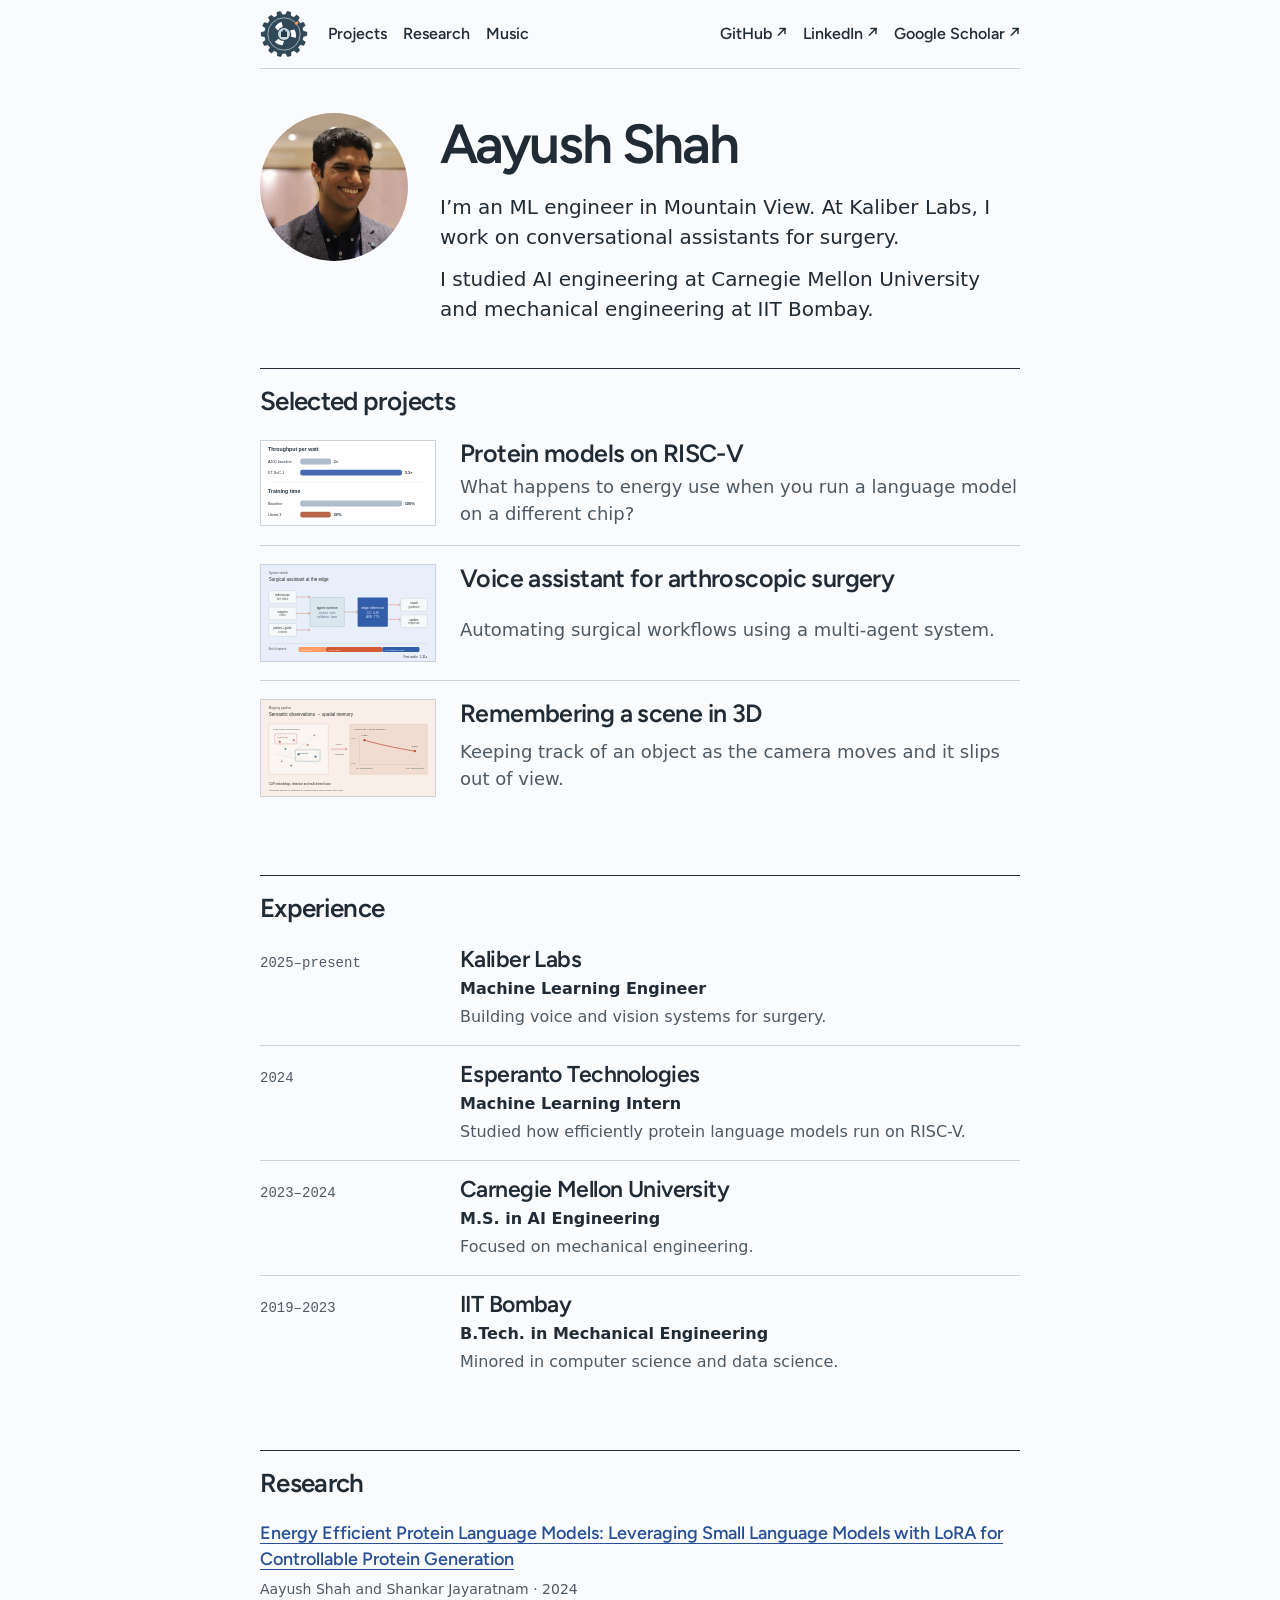
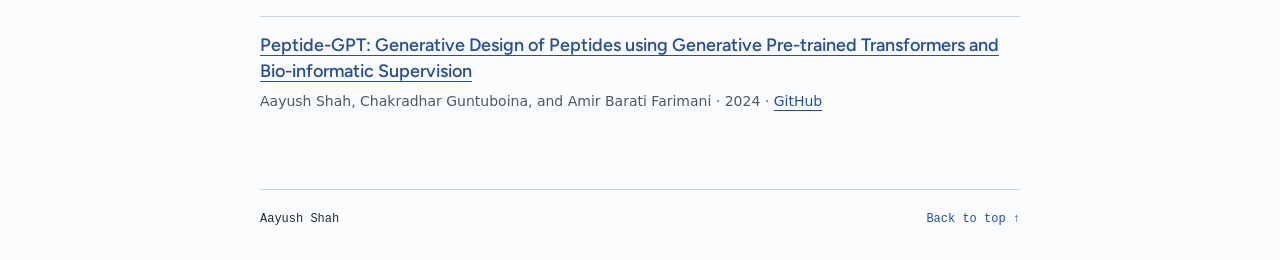
<file: index.html>
<!doctype html>
<html lang="en">
<head>
<meta charset="utf-8"><meta name="viewport" content="width=device-width, initial-scale=1">
<meta name="description" content="Projects, research, and experience of Aayush Shah, an ML engineer in Mountain View.">
<title>Aayush Shah</title>
<link rel="stylesheet" href="css/fonts.css">
<link rel="stylesheet" href="css/home.css"><script defer src="gear.js"></script>
</head>
<body>
<header class="top shell">
<a class="gear-home" href="#about" aria-label="Back to introduction"><svg class="gear" viewBox="0 0 80 80" aria-hidden="true">
<polygon points="71.2,32.9 71.7,35.6 77.9,36.8 77.9,42.6 71.7,44.2 71.2,47.1 70.5,49.8 75.5,53.5 73.1,58.8 66.8,57.5 65.0,60.0 63.2,62.0 66.1,67.6 61.6,71.2 56.5,67.4 53.9,68.8 51.4,69.9 51.6,76.2 45.9,77.5 43.0,71.9 40.0,72.0 37.3,71.9 34.7,77.6 29.1,76.4 28.9,70.0 26.1,68.8 23.7,67.5 18.9,71.6 14.4,68.0 17.0,62.2 15.0,60.0 13.4,57.7 7.3,59.3 4.7,54.1 9.6,50.0 8.8,47.1 8.3,44.4 2.1,43.2 2.1,37.4 8.3,35.8 8.8,32.9 9.5,30.2 4.5,26.5 6.9,21.2 13.2,22.5 15.0,20.0 16.8,18.0 13.9,12.4 18.4,8.8 23.5,12.6 26.1,11.2 28.6,10.1 28.4,3.8 34.1,2.5 37.0,8.1 40.0,8.0 42.7,8.1 45.3,2.4 50.9,3.6 51.1,10.0 53.9,11.2 56.3,12.5 61.1,8.4 65.6,12.0 63.0,17.8 65.0,20.0 66.6,22.3 72.7,20.7 75.3,25.9 70.4,30.0" fill="#314858" stroke="#192f3b" stroke-linejoin="round"/>
<circle cx="40" cy="40" r="27" fill="none" stroke="#b8c8ce" stroke-width="1.3"/>
<g fill="#fbfcfd"><path transform="rotate(0 40 40)" d="M25 29 Q28 22 36 20 L38 28 Q33 29 30 34 Z"/><path transform="rotate(120 40 40)" d="M25 29 Q28 22 36 20 L38 28 Q33 29 30 34 Z"/><path transform="rotate(240 40 40)" d="M25 29 Q28 22 36 20 L38 28 Q33 29 30 34 Z"/></g>
<circle cx="40" cy="40" r="10" fill="#cad7db"/><path d="M35 36h3v-3h4v3h3v9H35Z" fill="#243d4c"/>
<path d="M59 24l4-4" stroke="#ff9868" stroke-width="4"/></svg></a>
<nav aria-label="Sections"><a href="#projects">Projects</a><a href="#research">Research</a><a href="music.html">Music</a></nav>
<div class="social"><a href="https://github.com/aayush-shah14">GitHub ↗</a><a href="https://www.linkedin.com/in/aayush-shah14">LinkedIn ↗</a><a href="https://scholar.google.com/scholar?q=author%3A%22Aayush+Shah%22+protein+OR+peptide">Google Scholar ↗</a></div></header>
<main class="shell">
<section id="about" class="hero">
<img class="portrait" src="assets/aayush-shah.jpg" width="566" height="547" alt="Aayush Shah">
<div class="intro">
<h1>Aayush Shah</h1>
<p>I’m an ML engineer in Mountain View. At Kaliber Labs, I work on conversational assistants for surgery.</p>
<p>I studied AI engineering at Carnegie Mellon University and mechanical engineering at IIT Bombay.</p></div>
</section>
<section id="projects"><div class="sect"><h2>Selected projects</h2></div>
<div class="projects">
<article><a href="protein-models.html" class="plate"><img src="assets/protein-benchmark.svg" alt="Benchmark comparing throughput per watt on two accelerators"></a><h3><a href="protein-models.html">Protein models on RISC-V</a></h3><p>What happens to energy use when you run a language model on a different chip?</p></article>
<article><a href="surgical-assistant.html" class="plate"><img src="assets/surgical-system.svg" alt="Diagram tracing voice and video through the surgical assistant"></a><h3><a href="surgical-assistant.html">Voice assistant for arthroscopic surgery</a></h3><p>Automating surgical workflows using a multi-agent system.</p></article>
<article><a href="spatial-memory.html" class="plate"><img src="assets/spatial-memory.svg" alt="Diagram of observations from multiple frames and association speedups"></a><h3><a href="spatial-memory.html">Remembering a scene in 3D</a></h3><p>Keeping track of an object as the camera moves and it slips out of view.</p></article>
</div></section>
<section id="experience" aria-labelledby="experience-heading">
<div class="sect"><h2 id="experience-heading">Experience</h2></div>
<ol class="experience-list">
  <li><span class="years">2025–present</span><div><h3>Kaliber Labs</h3><p class="position">Machine Learning Engineer</p><p>Building voice and vision systems for surgery.</p></div></li>
  <li><span class="years">2024</span><div><h3>Esperanto Technologies</h3><p class="position">Machine Learning Intern</p><p>Studied how efficiently protein language models run on RISC-V.</p></div></li>
  <li><span class="years">2023–2024</span><div><h3>Carnegie Mellon University</h3><p class="position">M.S. in AI Engineering</p><p>Focused on mechanical engineering.</p></div></li>
  <li><span class="years">2019–2023</span><div><h3>IIT Bombay</h3><p class="position">B.Tech. in Mechanical Engineering</p><p>Minored in computer science and data science.</p></div></li>
</ol></section>
<section id="research" aria-labelledby="research-heading">
  <div class="sect"><h2 id="research-heading">Research</h2></div>
  <ul class="papers">
    <li><a href="https://arxiv.org/abs/2411.05966">Energy Efficient Protein Language Models: Leveraging Small Language Models with LoRA for Controllable Protein Generation</a><p>Aayush Shah and Shankar Jayaratnam · 2024</p></li>
    <li><a href="https://arxiv.org/abs/2410.19222">Peptide-GPT: Generative Design of Peptides using Generative Pre-trained Transformers and Bio-informatic Supervision</a><p>Aayush Shah, Chakradhar Guntuboina, and Amir Barati Farimani · 2024 · <a class="code-link" href="https://github.com/aayush-shah14/PeptideGPT">GitHub</a></p></li>
  </ul>
</section>
</main><footer class="shell"><span>Aayush Shah</span><a href="#about">Back to top ↑</a></footer></body></html>
</file>
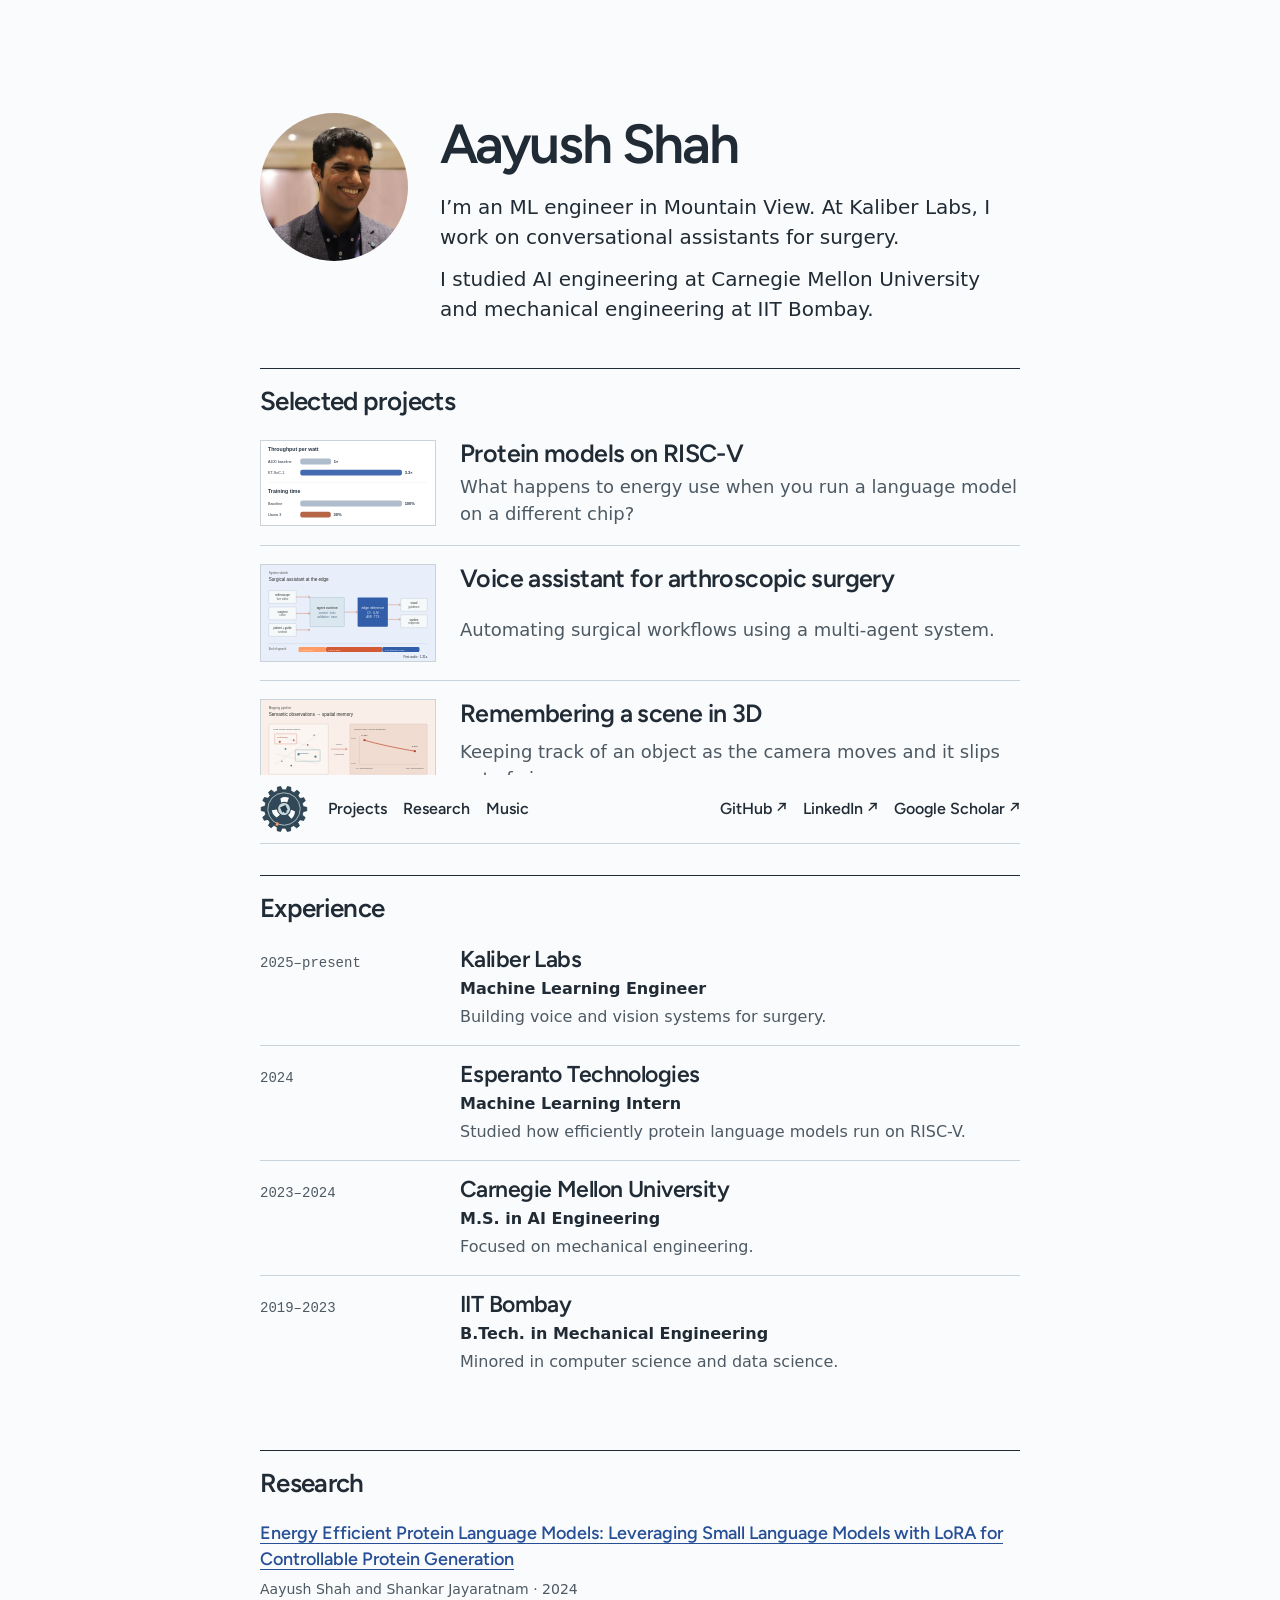
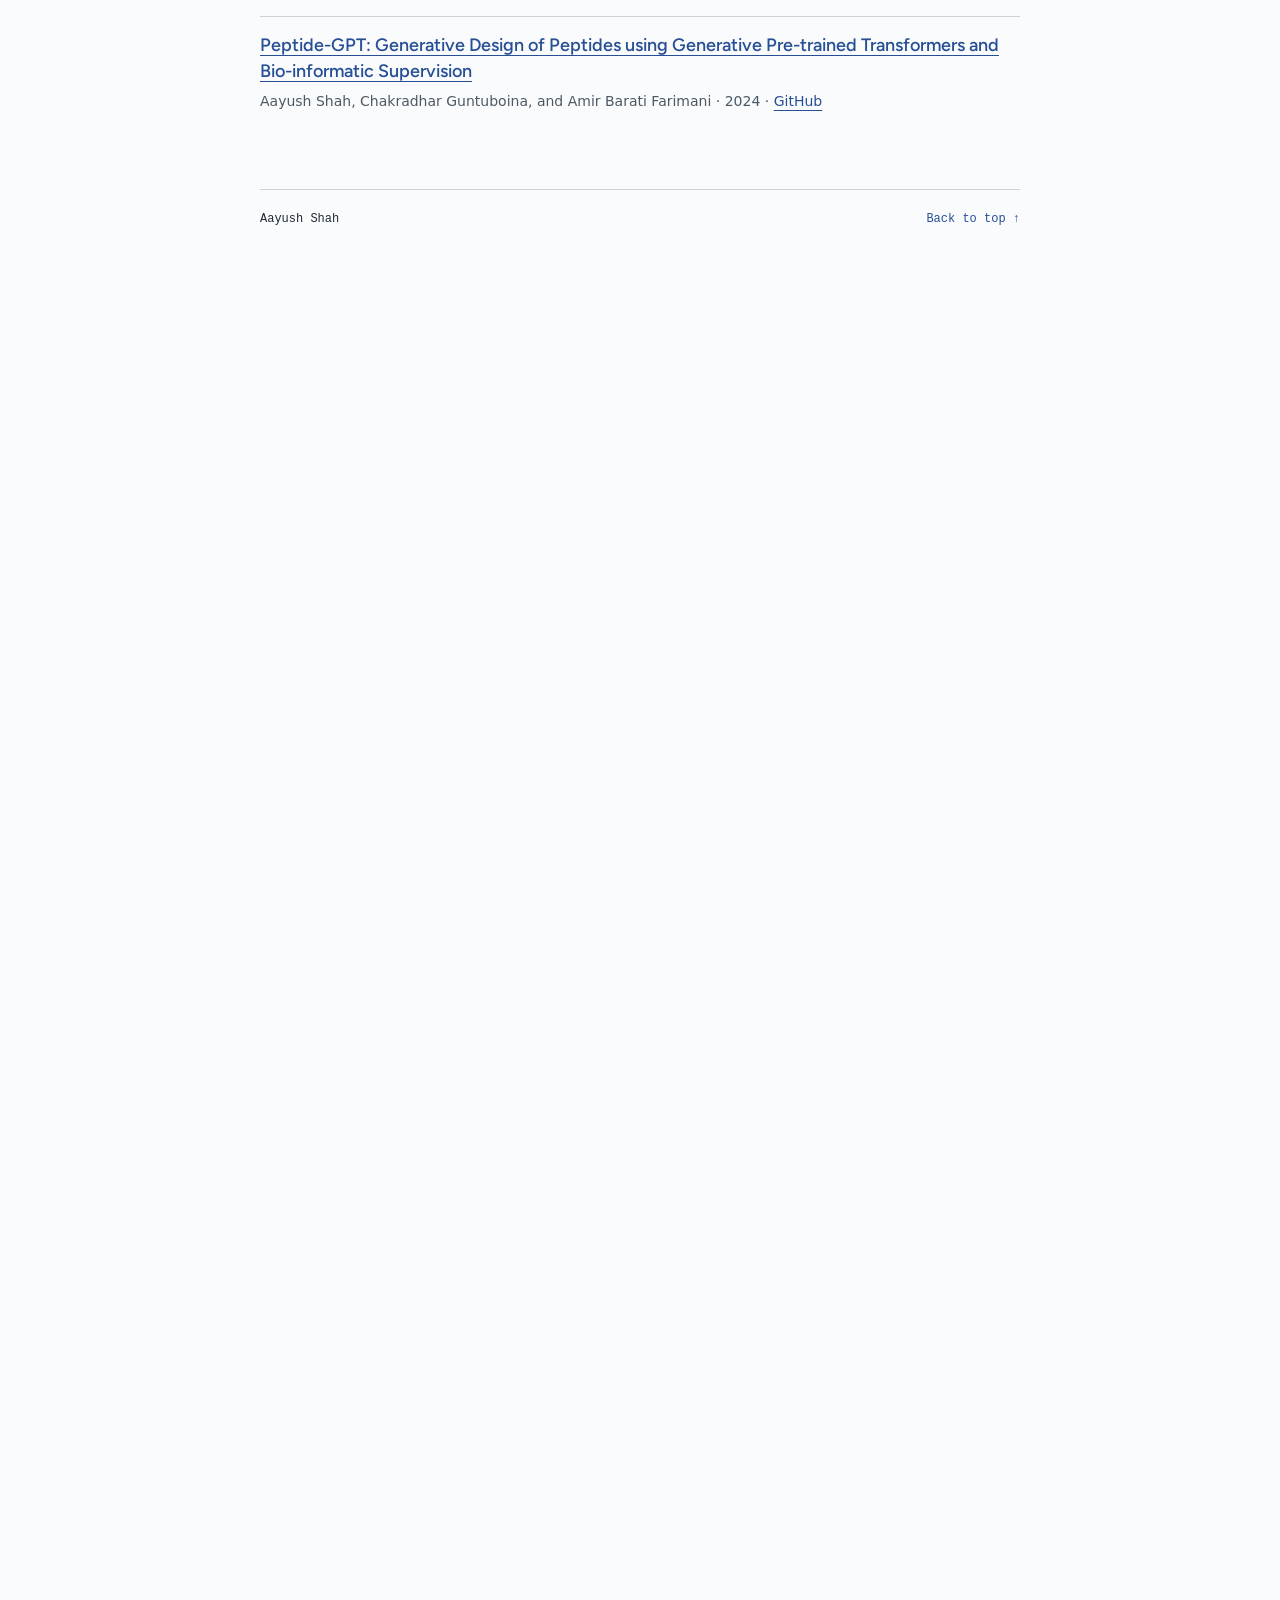
<file: about.html>
<!doctype html>
<html lang="en"><head><meta charset="utf-8"><meta name="viewport" content="width=device-width,initial-scale=1">
<title>Experience · Aayush Shah</title><meta http-equiv="refresh" content="0; url=index.html#experience"></head>
<body><p><a href="index.html#experience">Go to experience</a></p></body></html>
</file>
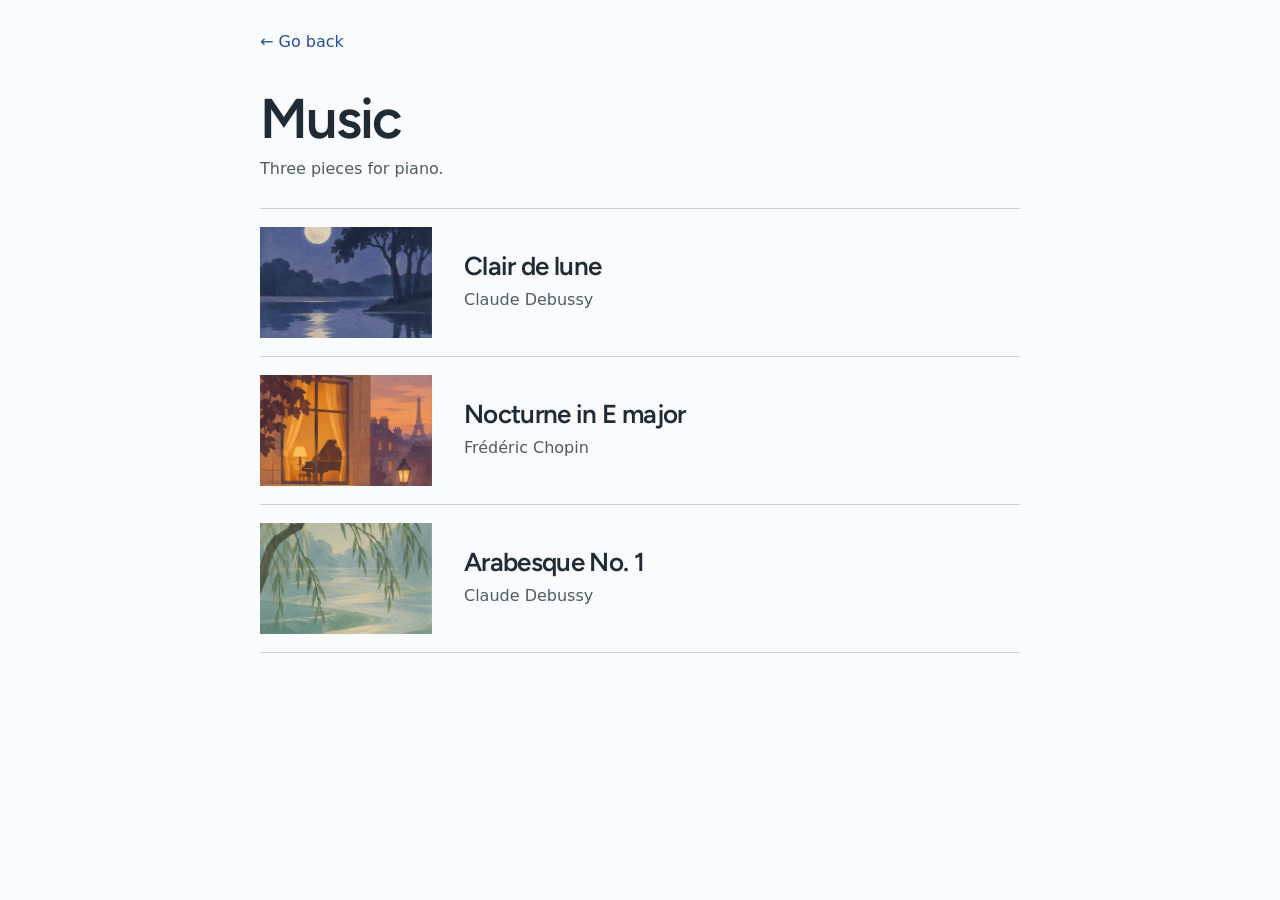
<file: music.html>
<!doctype html>
<html lang="en">
<head>
  <meta charset="utf-8"><meta name="viewport" content="width=device-width,initial-scale=1">
  <title>Music · Aayush Shah</title>
  <link rel="stylesheet" href="css/fonts.css">
<link rel="stylesheet" href="css/home.css"><link rel="stylesheet" href="css/music.css">
</head>
<body><main class="shell recital">
  <a class="back" href="index.html">← Go back</a>
  <header><h1>Music</h1><p class="lede">Three pieces for piano.</p></header>
  <ul class="repertoire">
    <li><a href="clair-de-lune.html"><img src="assets/clair.jpg" alt=""><div><h2>Clair de lune</h2><p>Claude Debussy</p></div></a></li>
    <li><a href="nocturne-in-e-major.html"><img src="assets/nocturne.jpg" alt=""><div><h2>Nocturne in E major</h2><p>Frédéric Chopin</p></div></a></li>
    <li><a href="arabesque-no-1.html"><img src="assets/arabesque.jpg" alt=""><div><h2>Arabesque No. 1</h2><p>Claude Debussy</p></div></a></li>
  </ul>
</main></body>
</html>
</file>
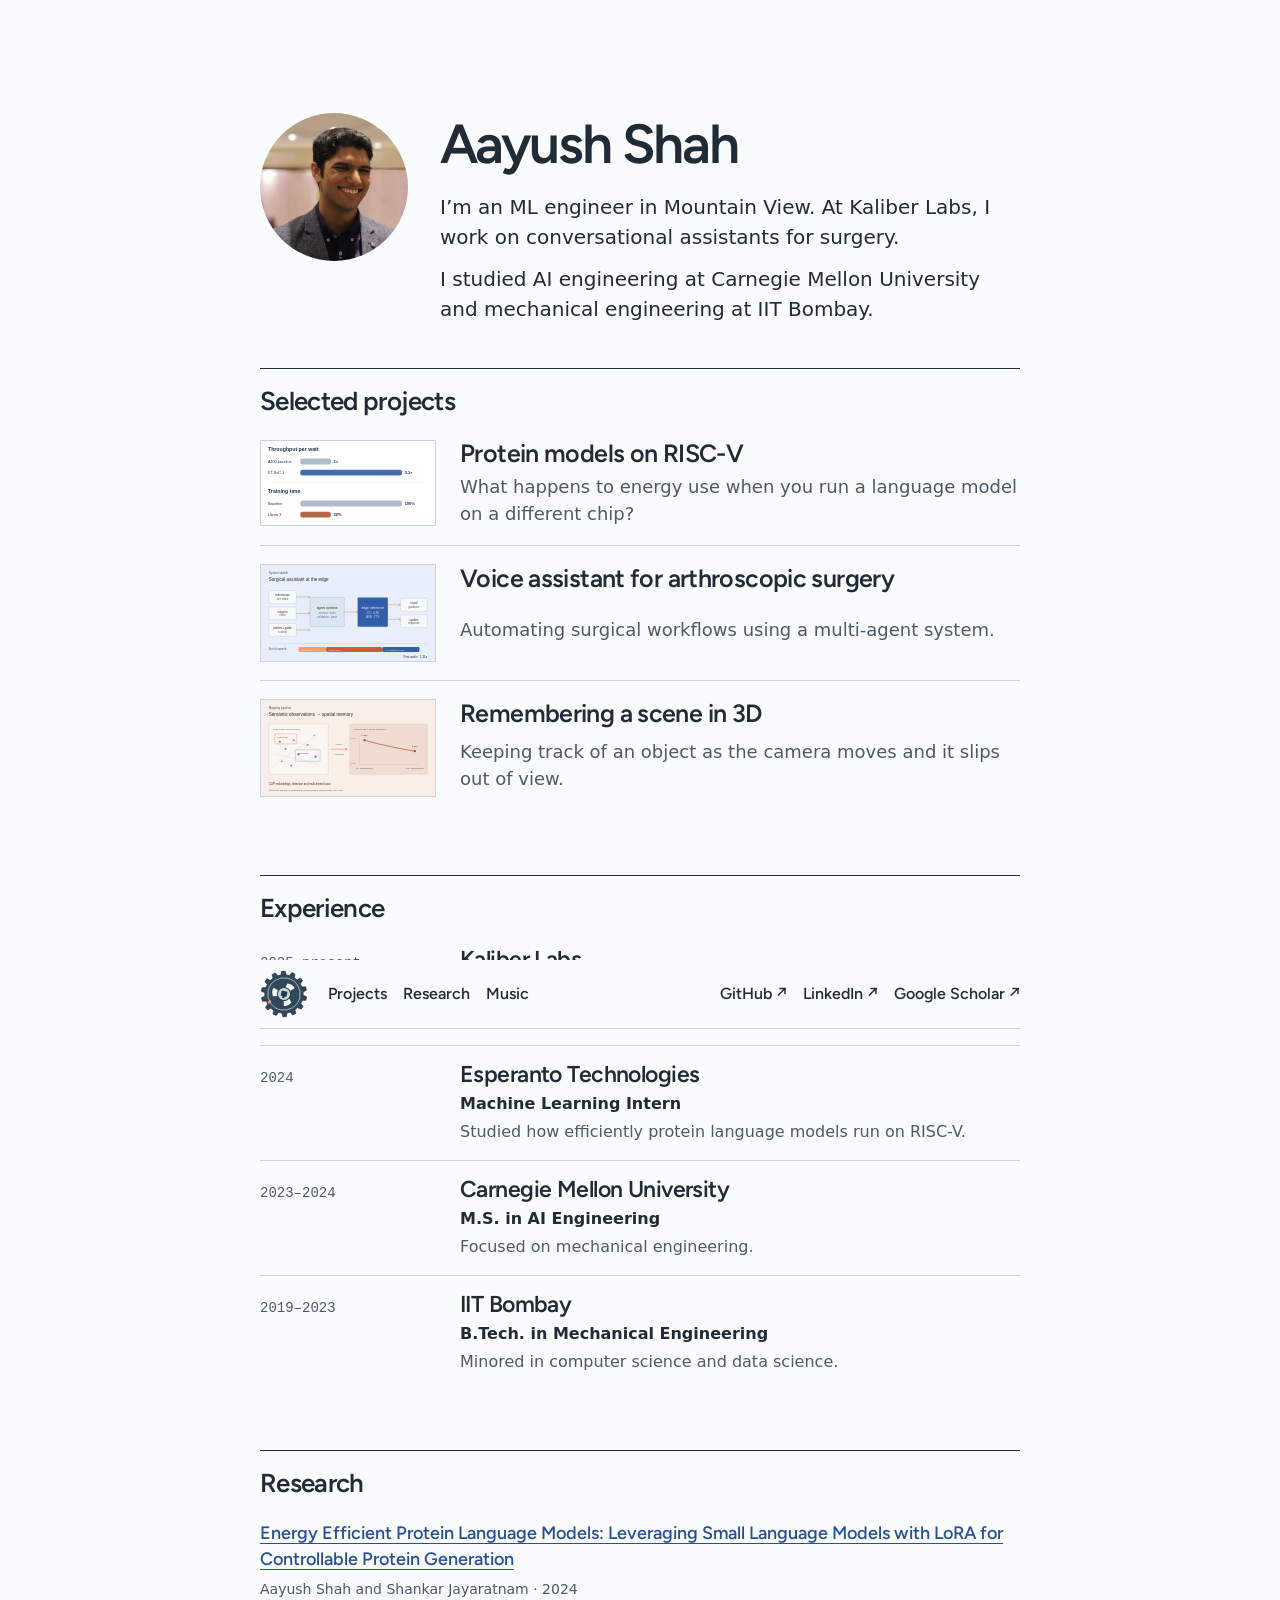
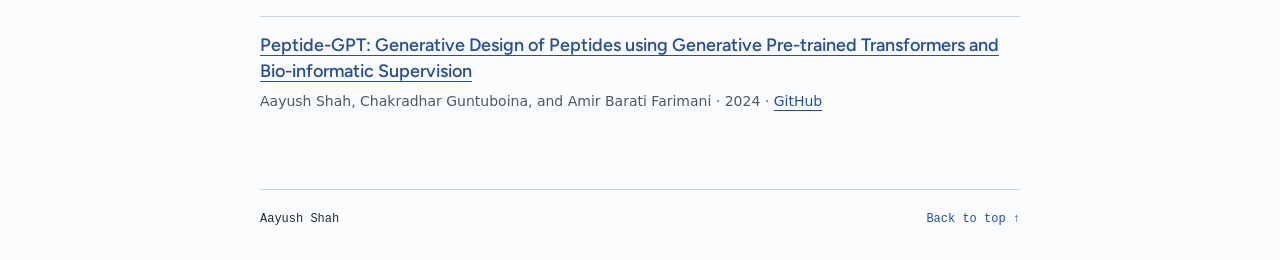
<file: notes.html>
<!doctype html>
<html lang="en"><head><meta charset="utf-8"><meta name="viewport" content="width=device-width,initial-scale=1">
<title>Research · Aayush Shah</title><meta http-equiv="refresh" content="0; url=index.html#research"></head>
<body><p><a href="index.html#research">Go to research</a></p></body></html>
</file>
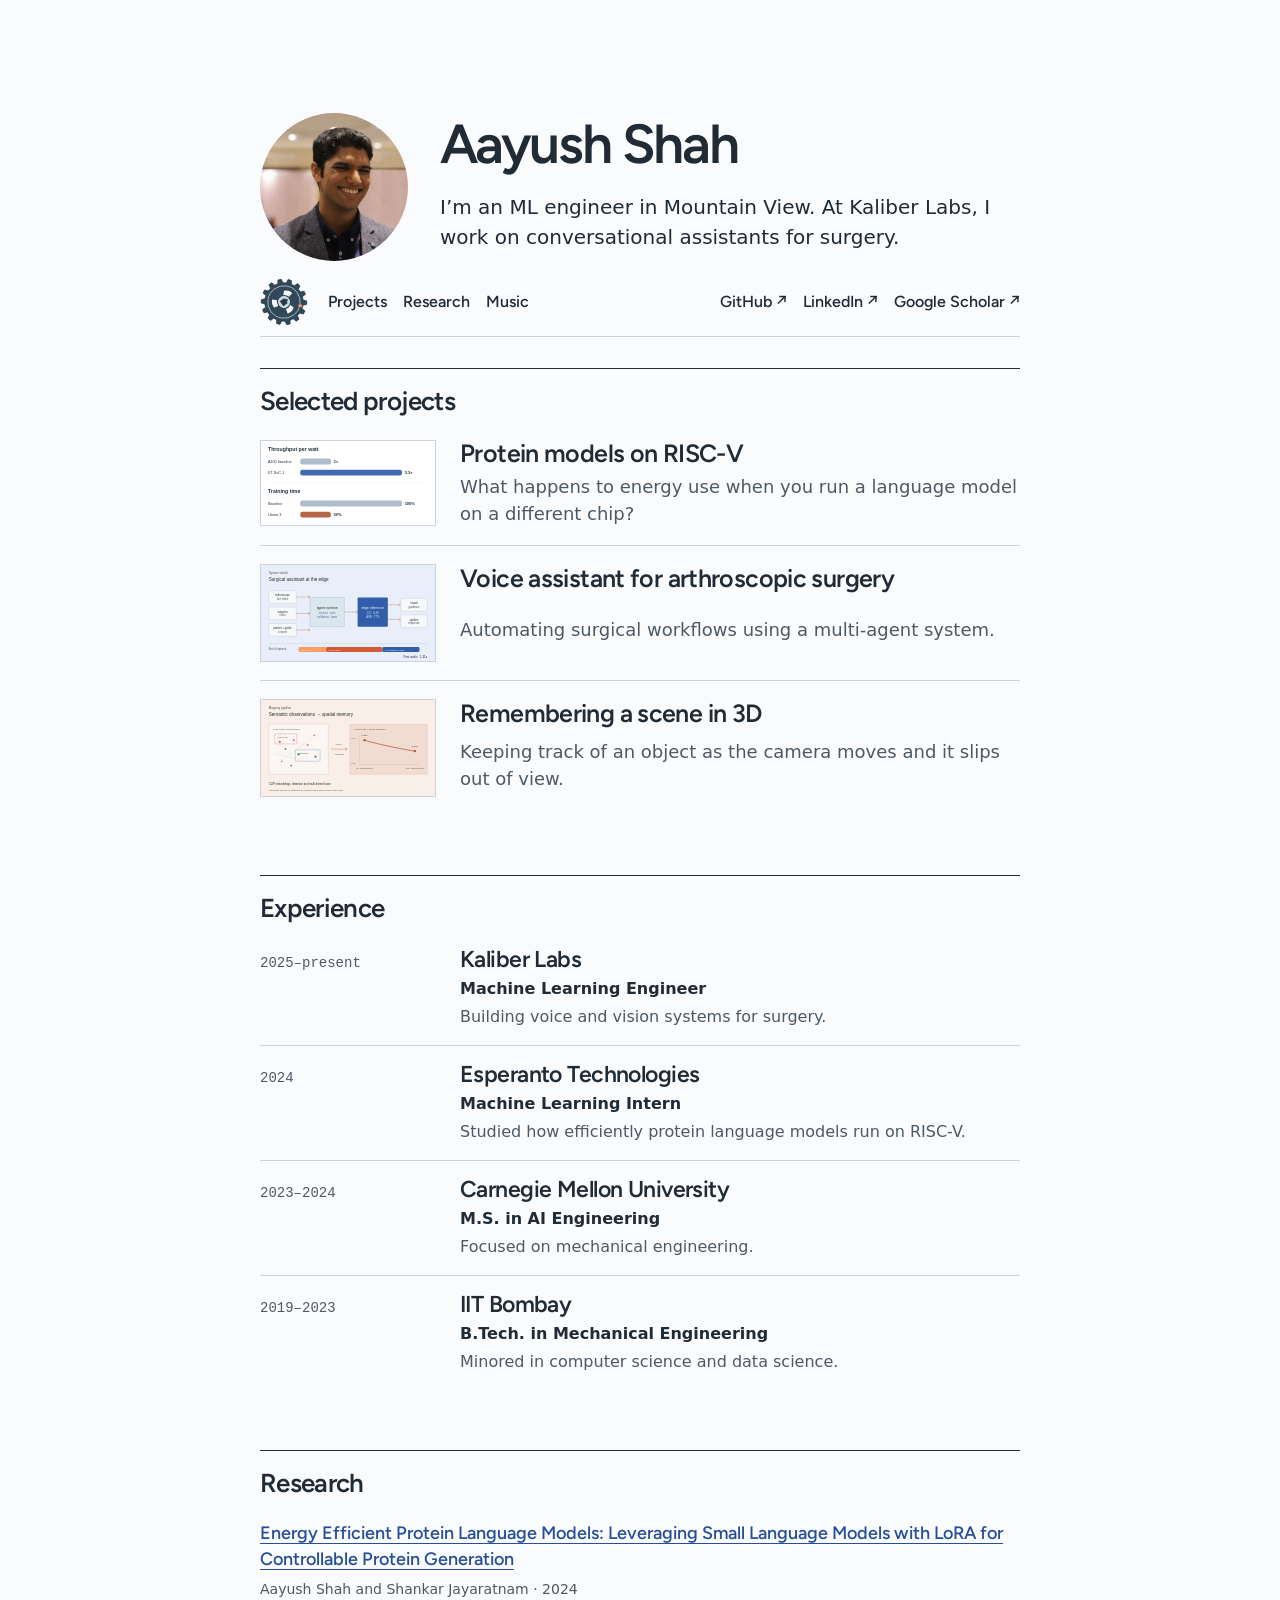
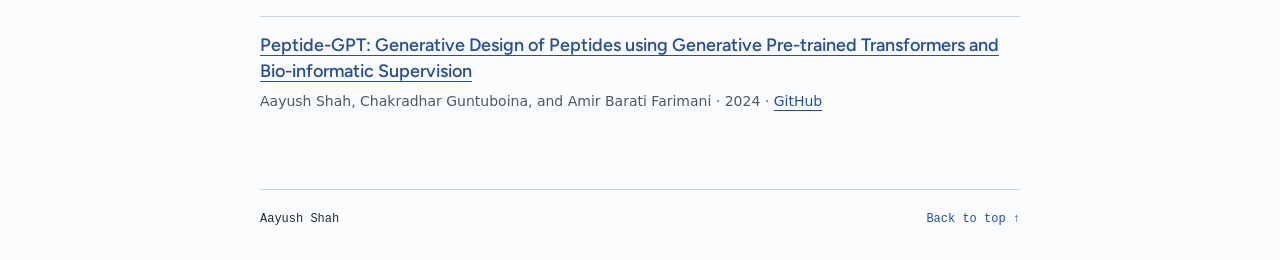
<file: projects.html>
<!doctype html>
<html lang="en"><head><meta charset="utf-8"><meta name="viewport" content="width=device-width,initial-scale=1">
<title>Projects · Aayush Shah</title><meta http-equiv="refresh" content="0; url=index.html#projects"></head>
<body><p><a href="index.html#projects">Go to projects</a></p></body></html>
</file>
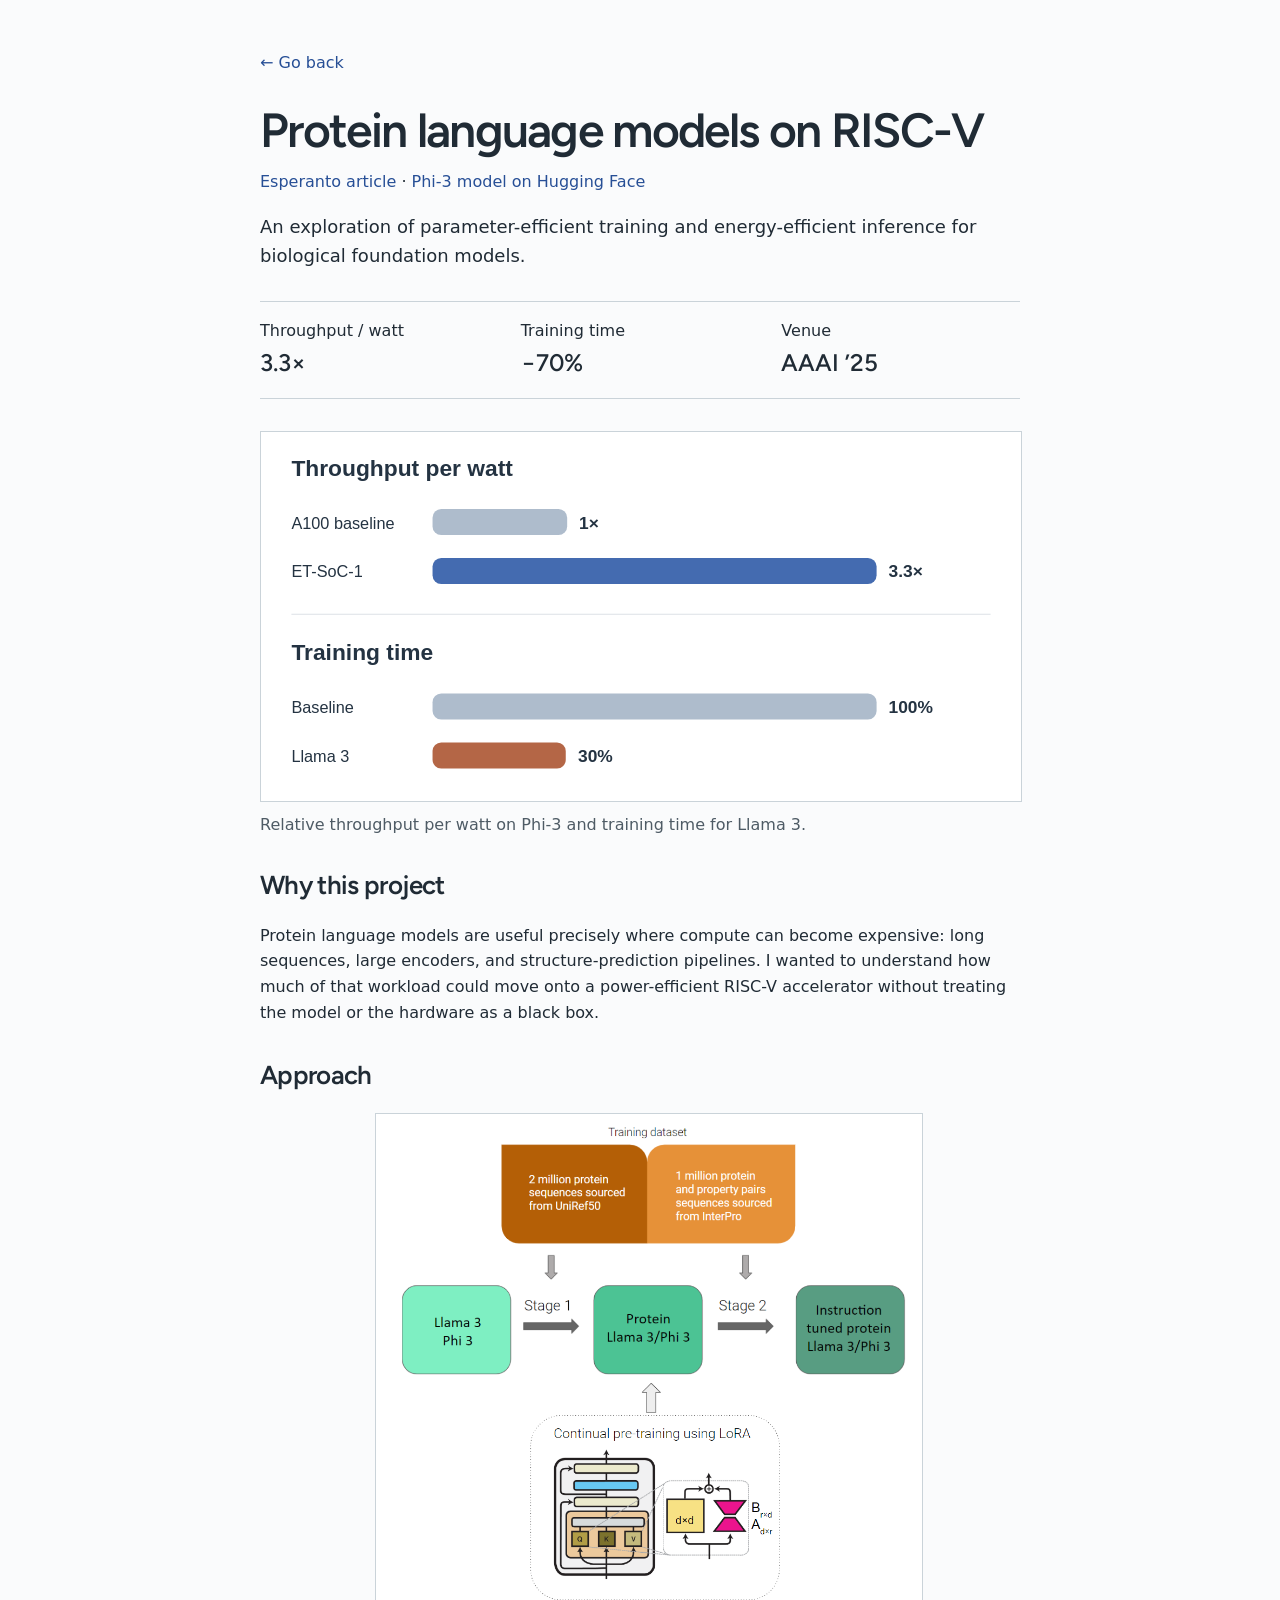
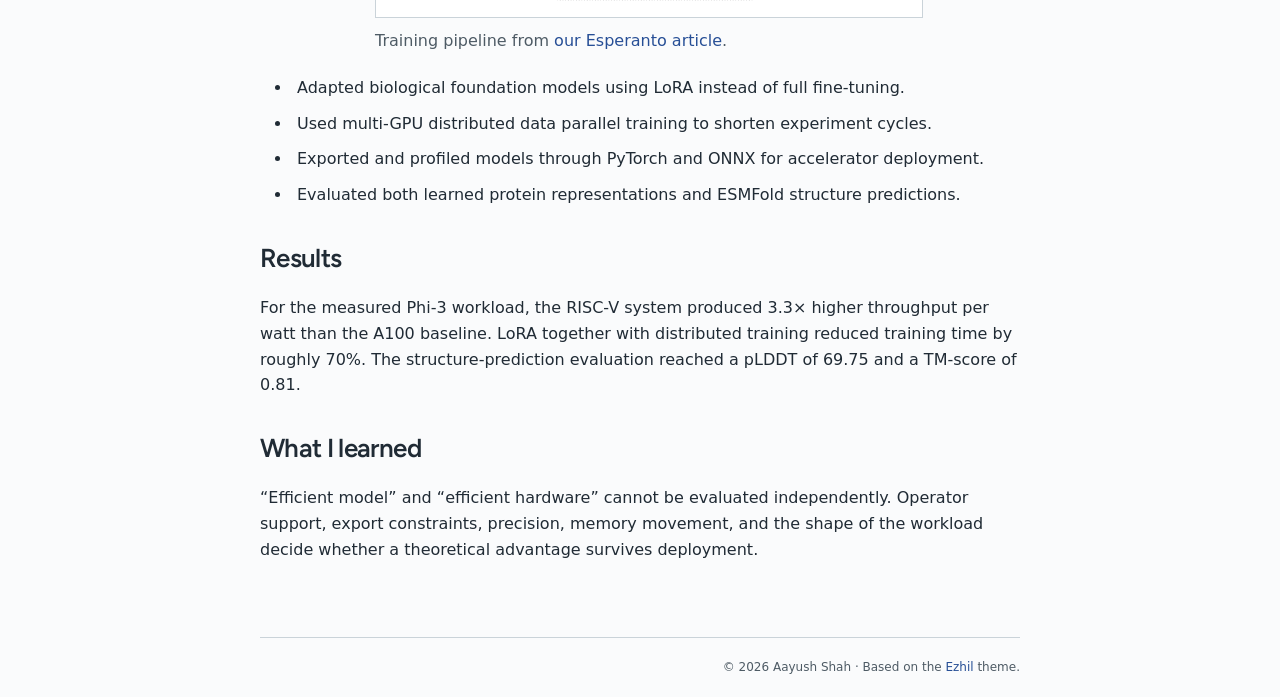
<file: protein-models.html>
<!doctype html>
<html lang="en">
<head>
  <meta charset="utf-8">
  <meta name="viewport" content="width=device-width, initial-scale=1">
  <meta name="description" content="Technical project note on efficient protein language models and RISC-V acceleration.">
  <title>Protein language models on RISC-V — Aayush Shah</title>
  <link rel="stylesheet" href="css/fonts.css">
<link rel="stylesheet" href="css/normalize.css"><link rel="stylesheet" href="css/main.css"><link rel="stylesheet" href="css/aayush.css">
</head>
<body>
  <div class="container wrapper project-note">
    <a class="back-link" href="index.html#projects"><span aria-hidden="true">←</span> Go back</a>
    <main class="post">
      <header class="post-header">
        <h1 class="title">Protein language models on <span class="nowrap">RISC-V</span></h1>
        <p class="project-links"><a href="https://medium.com/@EsperantoTech/evaluating-protein-language-modeling-on-et-soc-1-5753d7a45cb5">Esperanto article</a> · <a href="https://huggingface.co/Esperanto/Protein-Phi-3-mini">Phi-3 model on Hugging Face</a></p>
        <p class="project-lede">An exploration of parameter-efficient training and energy-efficient inference for biological foundation models.</p>
      </header>

      <dl class="project-facts">
        <div><dt>Throughput / watt</dt><dd>3.3×</dd></div>
        <div><dt>Training time</dt><dd>−70%</dd></div>
        <div><dt>Venue</dt><dd>AAAI ’25</dd></div>
      </dl>

      <figure class="project-hero-figure">
        <img src="assets/protein-benchmark.svg" alt="Normalized charts showing throughput-per-watt and training-time improvements for protein language models.">
        <figcaption>Relative throughput per watt on Phi-3 and training time for Llama 3.</figcaption>
      </figure>

      <section class="project-section">
        <h2>Why this project</h2>
        <p>Protein language models are useful precisely where compute can become expensive: long sequences, large encoders, and structure-prediction pipelines. I wanted to understand how much of that workload could move onto a power-efficient RISC-V accelerator without treating the model or the hardware as a black box.</p>
      </section>

      <section class="project-section">
        <h2>Approach</h2>
        <figure class="project-hero-figure pipeline">
          <img src="assets/training-pipeline.png" width="981" height="900" alt="Two stages of training for Llama 3 and Phi-3, with LoRA adapters.">
          <figcaption>Training pipeline from <a href="https://medium.com/@EsperantoTech/evaluating-protein-language-modeling-on-et-soc-1-5753d7a45cb5">our Esperanto article</a>.</figcaption>
        </figure>
        <ul>
          <li>Adapted biological foundation models using LoRA instead of full fine-tuning.</li>
          <li>Used multi-GPU distributed data parallel training to shorten experiment cycles.</li>
          <li>Exported and profiled models through PyTorch and ONNX for accelerator deployment.</li>
          <li>Evaluated both learned protein representations and ESMFold structure predictions.</li>
        </ul>
      </section>

      <section class="project-section">
        <h2>Results</h2>
        <p>For the measured Phi-3 workload, the RISC-V system produced 3.3× higher throughput per watt than the A100 baseline. LoRA together with distributed training reduced training time by roughly 70%. The structure-prediction evaluation reached a pLDDT of 69.75 and a TM-score of 0.81.</p>
      </section>

      <section class="project-section">
        <h2>What I learned</h2>
        <p>“Efficient model” and “efficient hardware” cannot be evaluated independently. Operator support, export constraints, precision, memory movement, and the shape of the workload decide whether a theoretical advantage survives deployment.</p>
      </section>


    </main>
  </div>
  <footer class="footer wrapper"><nav class="nav"><div>© 2026 Aayush Shah · Based on the <a href="https://github.com/vividvilla/ezhil">Ezhil</a> theme.</div></nav></footer>
</body>
</html>
</file>
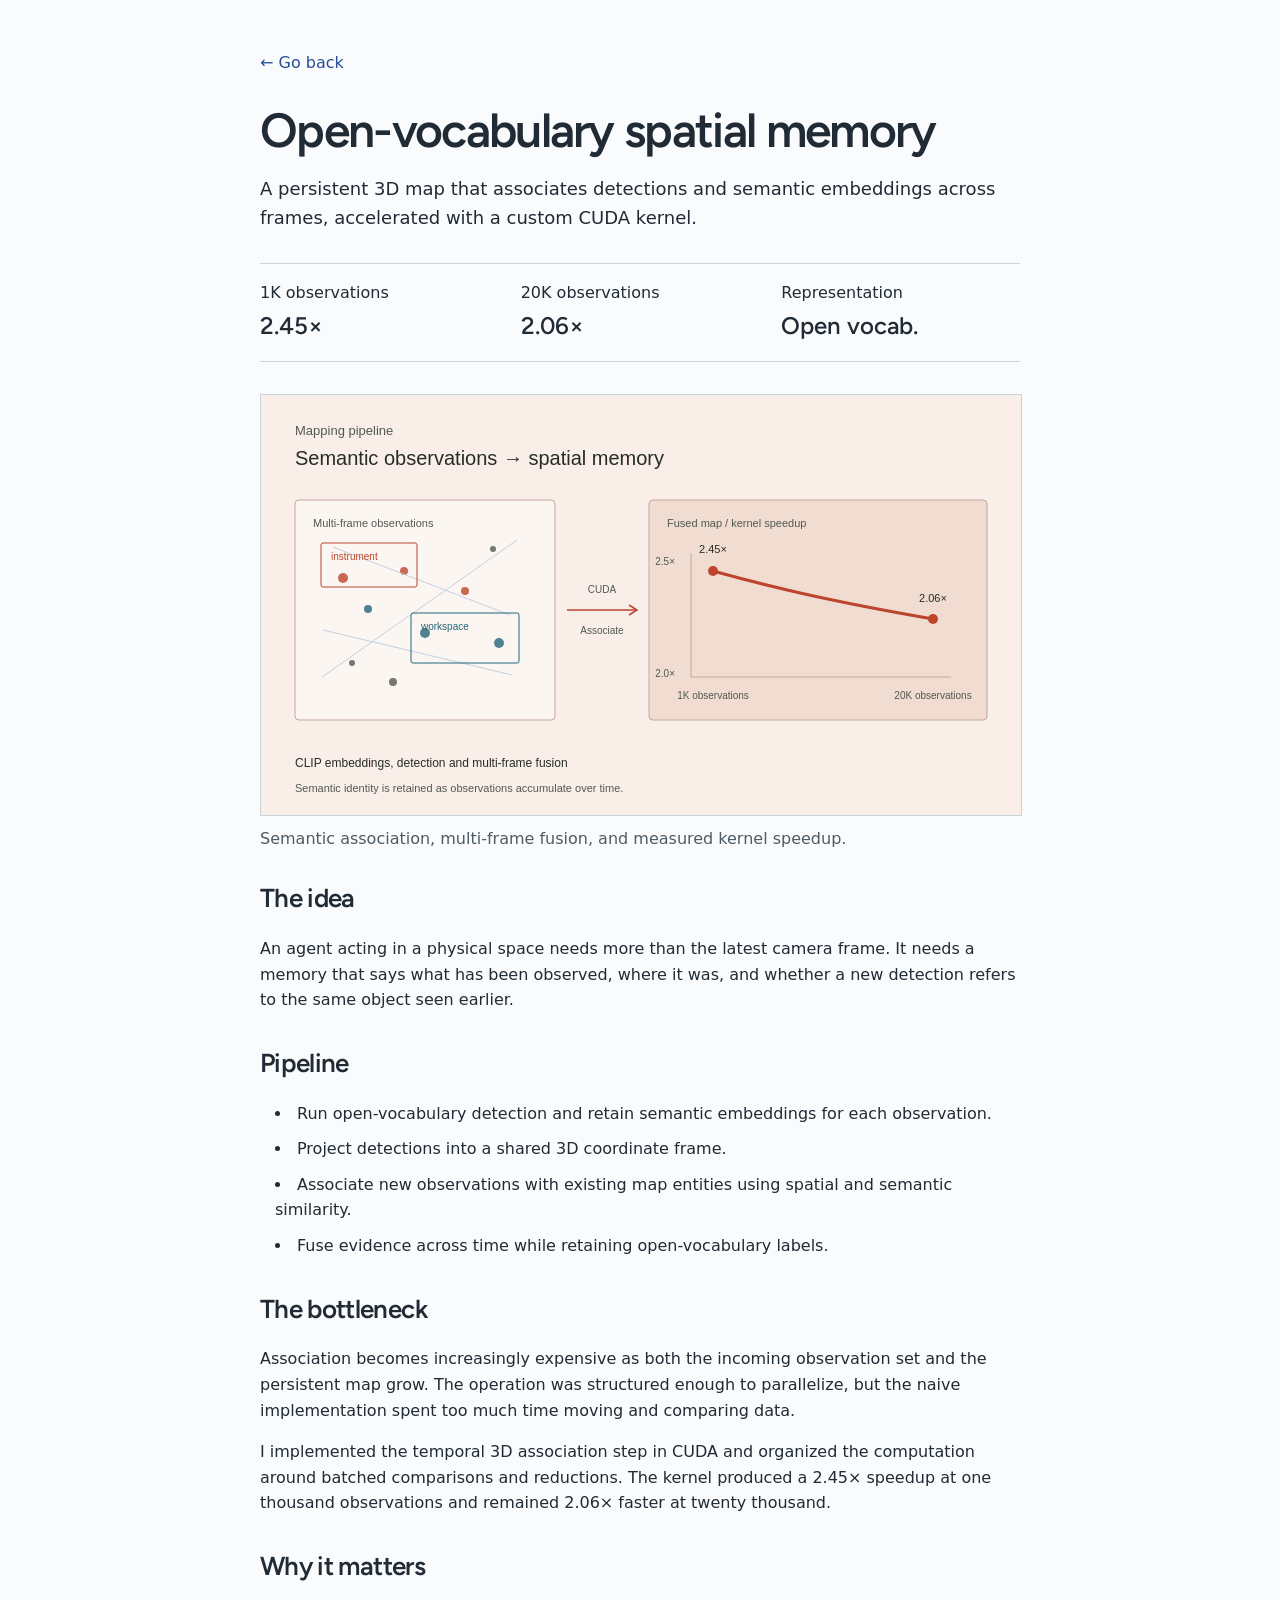
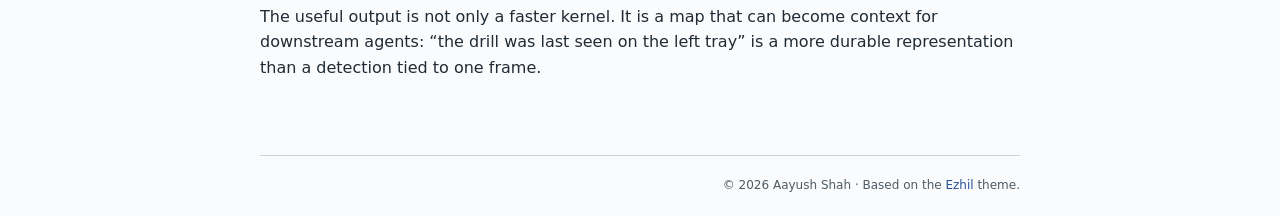
<file: spatial-memory.html>
<!doctype html>
<html lang="en">
<head>
  <meta charset="utf-8">
  <meta name="viewport" content="width=device-width, initial-scale=1">
  <meta name="description" content="Technical project note on open-vocabulary 3D mapping and CUDA acceleration.">
  <title>Open-vocabulary spatial memory — Aayush Shah</title>
  <link rel="stylesheet" href="css/fonts.css">
<link rel="stylesheet" href="css/normalize.css"><link rel="stylesheet" href="css/main.css"><link rel="stylesheet" href="css/aayush.css">
</head>
<body>
  <div class="container wrapper project-note">
    <a class="back-link" href="index.html#projects"><span aria-hidden="true">←</span> Go back</a>
    <main class="post">
      <header class="post-header">
        <h1 class="title">Open-vocabulary spatial memory</h1>
        <p class="project-lede">A persistent 3D map that associates detections and semantic embeddings across frames, accelerated with a custom CUDA kernel.</p>
      </header>

      <dl class="project-facts">
        <div><dt>1K observations</dt><dd>2.45×</dd></div>
        <div><dt>20K observations</dt><dd>2.06×</dd></div>
        <div><dt>Representation</dt><dd>Open vocab.</dd></div>
      </dl>

      <figure class="project-hero-figure">
        <img src="assets/spatial-memory.svg" alt="Diagram showing semantic observations being associated across frames into a fused 3D map, with CUDA speedups.">
        <figcaption>Semantic association, multi-frame fusion, and measured kernel speedup.</figcaption>
      </figure>

      <section class="project-section">
        <h2>The idea</h2>
        <p>An agent acting in a physical space needs more than the latest camera frame. It needs a memory that says what has been observed, where it was, and whether a new detection refers to the same object seen earlier.</p>
      </section>

      <section class="project-section">
        <h2>Pipeline</h2>
        <ul>
          <li>Run open-vocabulary detection and retain semantic embeddings for each observation.</li>
          <li>Project detections into a shared 3D coordinate frame.</li>
          <li>Associate new observations with existing map entities using spatial and semantic similarity.</li>
          <li>Fuse evidence across time while retaining open-vocabulary labels.</li>
        </ul>
      </section>

      <section class="project-section">
        <h2>The bottleneck</h2>
        <p>Association becomes increasingly expensive as both the incoming observation set and the persistent map grow. The operation was structured enough to parallelize, but the naive implementation spent too much time moving and comparing data.</p>
        <p>I implemented the temporal 3D association step in CUDA and organized the computation around batched comparisons and reductions. The kernel produced a 2.45× speedup at one thousand observations and remained 2.06× faster at twenty thousand.</p>
      </section>

      <section class="project-section">
        <h2>Why it matters</h2>
        <p>The useful output is not only a faster kernel. It is a map that can become context for downstream agents: “the drill was last seen on the left tray” is a more durable representation than a detection tied to one frame.</p>
      </section>


    </main>
  </div>
  <footer class="footer wrapper"><nav class="nav"><div>© 2026 Aayush Shah · Based on the <a href="https://github.com/vividvilla/ezhil">Ezhil</a> theme.</div></nav></footer>
</body>
</html>
</file>
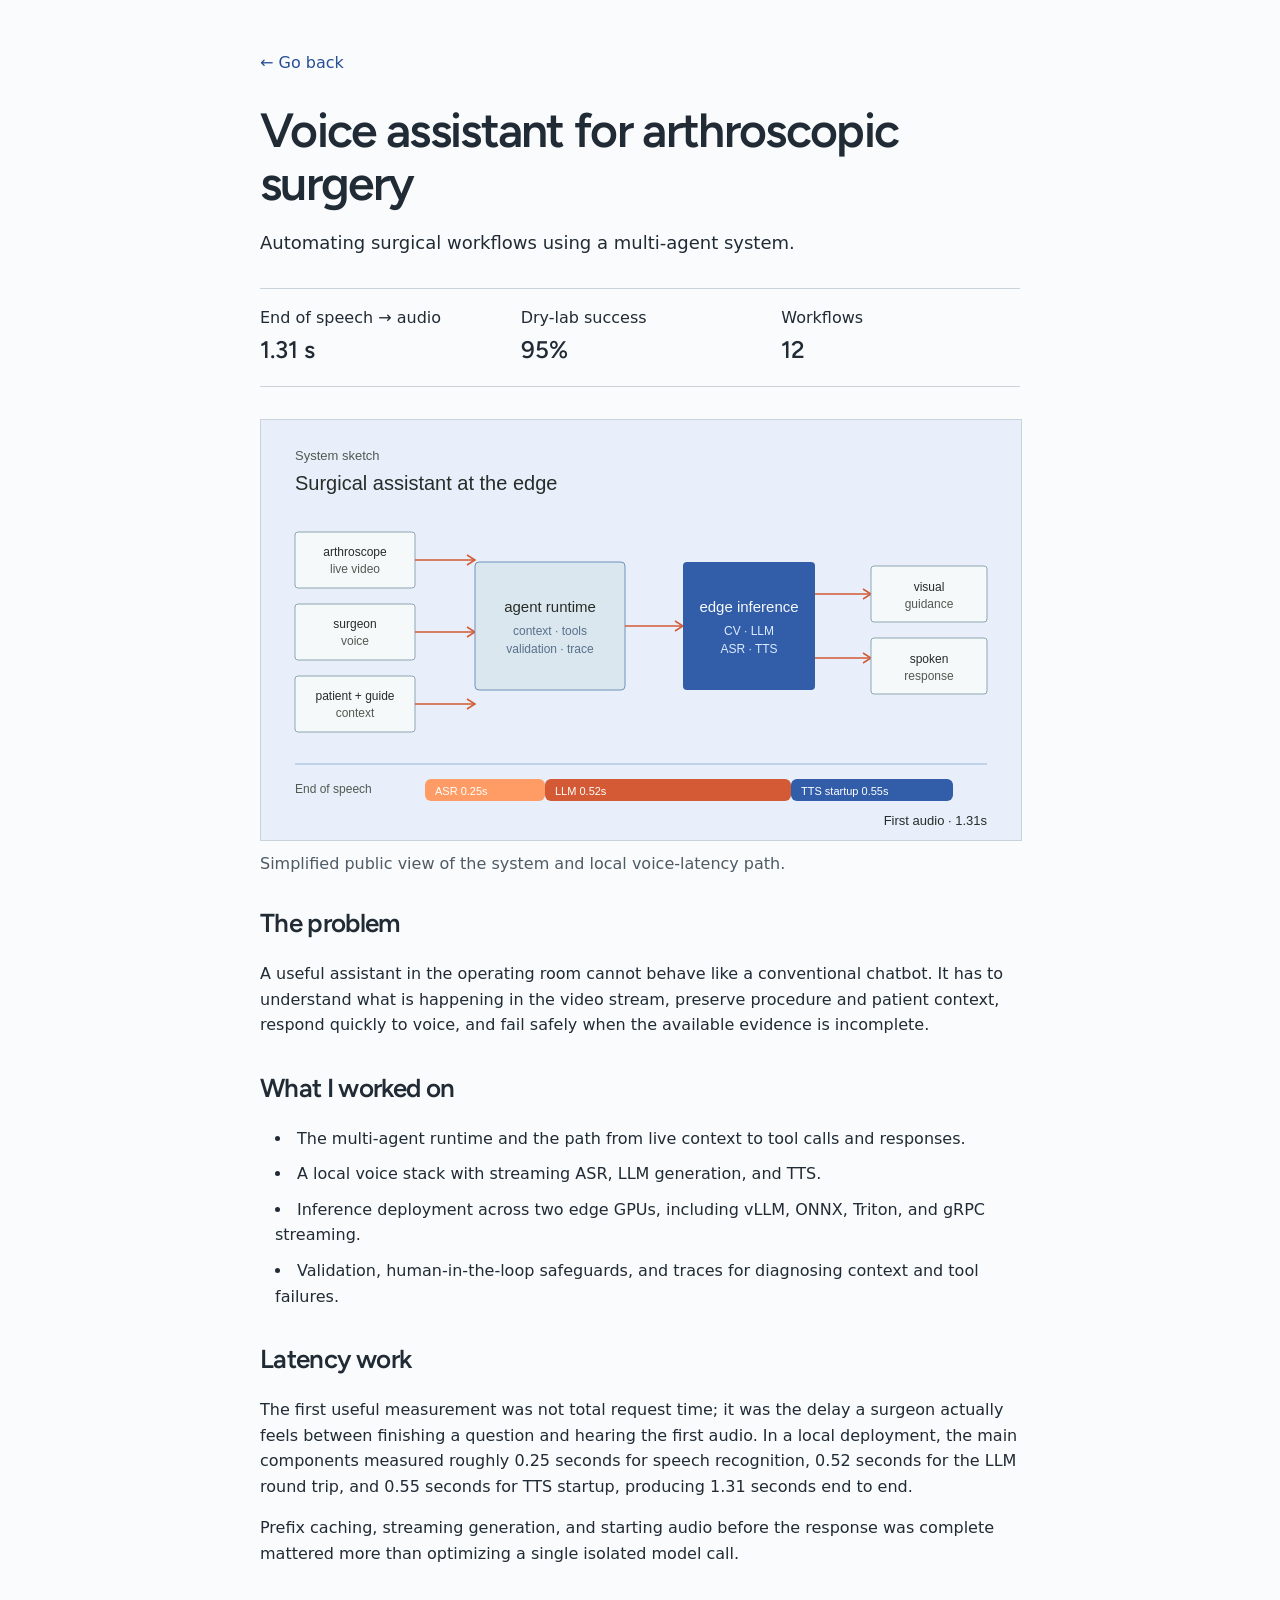
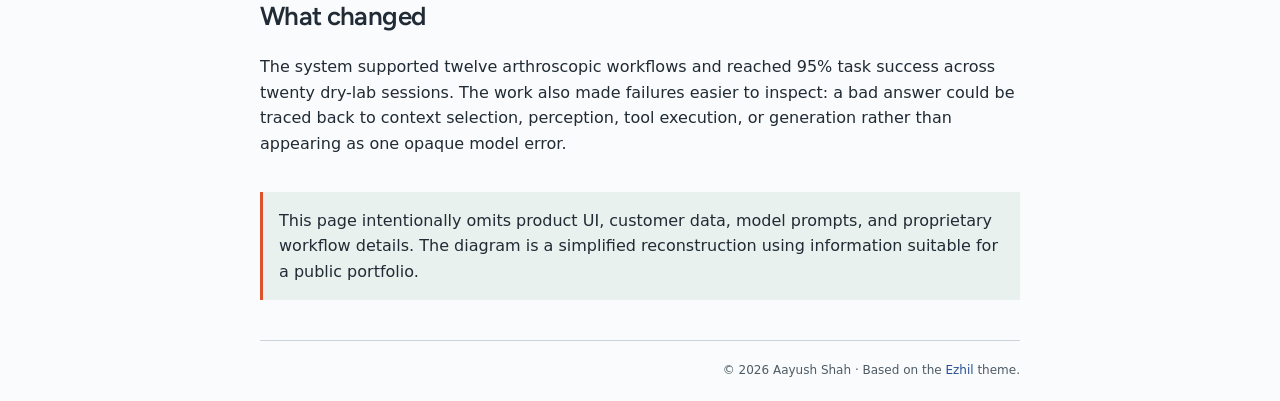
<file: surgical-assistant.html>
<!doctype html>
<html lang="en">
<head>
  <meta charset="utf-8">
  <meta name="viewport" content="width=device-width, initial-scale=1">
  <meta name="description" content="Technical project note on a real-time multimodal surgical assistant.">
  <title>Voice assistant for arthroscopic surgery — Aayush Shah</title>
  <link rel="stylesheet" href="css/fonts.css">
<link rel="stylesheet" href="css/normalize.css"><link rel="stylesheet" href="css/main.css"><link rel="stylesheet" href="css/aayush.css">
</head>
<body>
  <div class="container wrapper project-note">
    <a class="back-link" href="index.html#projects"><span aria-hidden="true">←</span> Go back</a>
    <main class="post">
      <header class="post-header">
        <h1 class="title">Voice assistant for arthroscopic surgery</h1>
        <p class="project-lede">Automating surgical workflows using a multi-agent system.</p>
      </header>

      <dl class="project-facts">
        <div><dt>End of speech → audio</dt><dd>1.31 s</dd></div>
        <div><dt>Dry-lab success</dt><dd>95%</dd></div>
        <div><dt>Workflows</dt><dd>12</dd></div>
      </dl>

      <figure class="project-hero-figure">
        <img src="assets/surgical-system.svg" alt="System diagram for a surgical assistant combining live inputs, orchestration, edge inference, and visual and voice responses.">
        <figcaption>Simplified public view of the system and local voice-latency path.</figcaption>
      </figure>

      <section class="project-section">
        <h2>The problem</h2>
        <p>A useful assistant in the operating room cannot behave like a conventional chatbot. It has to understand what is happening in the video stream, preserve procedure and patient context, respond quickly to voice, and fail safely when the available evidence is incomplete.</p>
      </section>

      <section class="project-section">
        <h2>What I worked on</h2>
        <ul>
          <li>The multi-agent runtime and the path from live context to tool calls and responses.</li>
          <li>A local voice stack with streaming ASR, LLM generation, and TTS.</li>
          <li>Inference deployment across two edge GPUs, including vLLM, ONNX, Triton, and gRPC streaming.</li>
          <li>Validation, human-in-the-loop safeguards, and traces for diagnosing context and tool failures.</li>
        </ul>
      </section>

      <section class="project-section">
        <h2 id="latency">Latency work</h2>
        <p>The first useful measurement was not total request time; it was the delay a surgeon actually feels between finishing a question and hearing the first audio. In a local deployment, the main components measured roughly 0.25 seconds for speech recognition, 0.52 seconds for the LLM round trip, and 0.55 seconds for TTS startup, producing 1.31 seconds end to end.</p>
        <p>Prefix caching, streaming generation, and starting audio before the response was complete mattered more than optimizing a single isolated model call.</p>
      </section>

      <section class="project-section">
        <h2>What changed</h2>
        <p>The system supported twelve arthroscopic workflows and reached 95% task success across twenty dry-lab sessions. The work also made failures easier to inspect: a bad answer could be traced back to context selection, perception, tool execution, or generation rather than appearing as one opaque model error.</p>
      </section>

      <aside class="confidential-note">This page intentionally omits product UI, customer data, model prompts, and proprietary workflow details. The diagram is a simplified reconstruction using information suitable for a public portfolio.</aside>


    </main>
  </div>
  <footer class="footer wrapper"><nav class="nav"><div>© 2026 Aayush Shah · Based on the <a href="https://github.com/vividvilla/ezhil">Ezhil</a> theme.</div></nav></footer>
</body>
</html>
</file>
<file: css/fonts.css>
@font-face {
  font-family: Figtree;
  src: url("../assets/fonts/figtree.ttf") format("truetype");
  font-style: normal;
  font-weight: 300 900;
  font-display: swap;
}

:root { --heading-font: Figtree, system-ui, sans-serif; }
</file>
<file: css/home.css>
* {box-sizing: border-box}
:root {
  --page: #fafbfc;
  --ink: #202b35;
  --muted: #4d5963;
  --blue: #274f96;
  --green: #426753;
  --line: #cad3d9;
  --mono: ui-monospace, SFMono-Regular, Consolas, monospace;
}
html {background: var(--page); color: var(--ink); scroll-padding-top: 100px}
body {margin: 0; font: 16px/1.55 system-ui, sans-serif}
a {color: var(--blue); text-underline-offset: 4px}
a:focus-visible, audio:focus-visible {outline: 3px solid var(--blue); outline-offset: 3px}
::selection {background: #c8e6dc; color: #192832}
.shell {width: min(760px, calc(100% - 40px)); margin-inline: auto}

.top {
  position: sticky;
  top: 0;
  z-index: 5;
  display: flex;
  align-items: center;
  gap: 20px;
  padding: 10px 0;
  background: var(--page);
  color: var(--ink);
  border-bottom: 1px solid var(--line);
  font: 550 16px/1.5 var(--heading-font);
}
.top nav, .social {display: flex; flex-wrap: wrap; gap: 4px 16px}
.social {margin-left: auto}
.top a {color: inherit; text-decoration: none; white-space: nowrap}
.top a:hover, h3 a:hover, footer a:hover {text-decoration: underline}
.top a:hover, .top a:focus-visible {color: var(--green)}
.top a:focus-visible {outline-color: var(--green)}
.gear-home {display: grid; place-items: center; flex: none; width: 48px; height: 48px}
.gear {width: 100%; display: block; transform: rotate(var(--turn, 0deg))}
@media (prefers-reduced-motion: reduce) {.gear {transform: none}}

.hero {display: grid; grid-template-columns: 148px minmax(0, 1fr); align-items: start; gap: 32px; padding: 44px 0}
.portrait {display: block; width: 100%; height: auto; aspect-ratio: 1; object-fit: cover; border-radius: 50%}
h1, h2, h3 {margin: 0; font-family: var(--heading-font); font-weight: 600; line-height: 1.15; letter-spacing: -.025em}
.hero h1 {margin-bottom: 16px; font-size: clamp(36px, 4.3vw, 56px); letter-spacing: -.04em}
.intro p {margin: 0 0 12px; font-size: 20px; line-height: 1.5}
.intro p:last-child {margin-bottom: 0}
.sect {border-top: 1px solid var(--ink); padding: 18px 0 22px}
h2 {font-size: 26px}
h3 a {color: inherit; text-decoration: none}
main section + section {margin-bottom: 60px}

.projects article, .experience-list li {display: grid; grid-template-columns: 176px minmax(0, 1fr); column-gap: 24px}
.projects article {align-content: center; padding: 18px 0}
.projects article + article, .experience-list li + li {border-top: 1px solid var(--line)}
.projects article:first-child, .experience-list li:first-child, .papers li:first-child {padding-top: 0}
.projects .plate {grid-row: span 2; align-self: center; border: 1px solid var(--line); background: white}
.plate img {width: 100%; display: block}
.projects h3 {font-size: 25px}
.projects article p {margin: 5px 0 0; font-size: 18px; line-height: 1.5; color: var(--muted)}

.experience-list, .papers {list-style: none; margin: 0; padding: 0}
.experience-list li {align-items: baseline; padding: 15px 0}
.years {font: 14px/1.5 var(--mono); color: var(--muted)}
.experience-list h3 {font-size: 23px}
.experience-list p {margin: 4px 0 0; color: var(--muted)}
.experience-list .position {font-weight: 550; color: var(--ink)}
.papers li {padding: 16px 0; border-bottom: 1px solid var(--line)}
.papers li:last-child {border: 0}
.papers li > a {font: 550 18px/1.4 var(--heading-font); text-decoration-thickness: 1px}
.papers p {margin: 6px 0 0; font-size: 14px; color: var(--muted)}
footer {display: flex; justify-content: space-between; border-top: 1px solid var(--line); padding: 20px 0 32px; font: 12px/1.5 var(--mono)}
footer a {text-decoration: none}
audio {display: block; margin-top: 14px; width: min(370px, 100%)}

@media (max-width: 690px) {
  html {scroll-padding-top: 112px}
  .top {display: grid; grid-template-columns: auto 1fr; gap: 4px 16px}
  .gear-home {grid-row: span 2; width: 38px; height: 38px}
  .social {margin-left: 0}
}
@media (max-width: 640px) {
  .hero {grid-template-columns: 96px minmax(0, 1fr); gap: 18px; padding: 32px 0}
  .projects article, .experience-list li {grid-template-columns: 126px minmax(0, 1fr); column-gap: 16px}
  main section + section {margin-bottom: 38px}
}
@media (max-width: 480px) {
  .shell {width: 92%}
  .top {column-gap: 12px}
  .top nav, .social {column-gap: 12px}
  .hero {grid-template-columns: 76px minmax(0, 1fr); align-items: center}
  .intro {display: contents}
  .intro h1 {margin: 0}
  .intro p {grid-column: 1 / -1; margin: 0}
  .projects article {grid-template-columns: 90px minmax(0, 1fr); column-gap: 14px}
  .projects h3 {font-size: 22px}
  .experience-list li {grid-template-columns: 1fr; gap: 4px}
}
@media (max-width: 410px) {
  .gear-home {grid-row: auto; width: 30px; height: 30px}
  .social {grid-column: 1 / -1}
}
</file>
<file: css/music.css>
.recital {padding:30px 0 64px}
.back {font-size:16px;text-decoration:none}
.back:hover {text-decoration:underline}
.recital header {margin:34px 0 26px}
.recital h1 {margin:0;font:600 clamp(38px,6vw,56px)/1.08 var(--heading-font);letter-spacing:-.035em}
.recital .lede,.composer,.repertoire p,.pending {color:#4e5b65}
.recital .lede {margin:8px 0 0}
.repertoire {margin:0;padding:0;list-style:none;border-bottom:1px solid var(--line)}
.repertoire li {border-top:1px solid var(--line)}
.repertoire a {display:flex;align-items:center;gap:clamp(18px,4vw,32px);padding:18px 0;text-decoration:none;color:var(--ink)}
.repertoire a:hover h2 {color:var(--blue);text-decoration:underline;text-decoration-thickness:1px}
.repertoire img {width:clamp(84px,25%,172px);aspect-ratio:1.55;object-fit:cover}
.repertoire h2 {font-size:26px}
.repertoire p {margin:6px 0 0;font-size:16px}
.composer {margin:0 0 8px}
.piece-art {display:block;width:100%;height:clamp(160px,37vw,300px);object-fit:cover}
.listening-note {max-width:66ch;margin:26px 0}
.recording {border-top:1px solid var(--line);padding-top:18px}
.recording h2 {font-size:26px}
.pending {margin:8px 0}
.recording audio[hidden],.pending[hidden] {display:none}
</file>
<file: css/main.css>
body {
    /* Sticky footer: content grows to fill the viewport, footer sits below it. */
    display: flex;
    flex-direction: column;
    min-height: 100vh;
    font-family: system-ui, sans-serif;
    font-weight: 400;
    color: #333;
    line-height: 1.6;
    font-size: 16px;
}

a, a:hover {
    color: #a00;
    text-decoration: none;
    word-break: break-word;
}

html,button,input,select,textarea {
    color: #333;
}

::-moz-selection {
    background: #b3d4fc;
    text-shadow: none;
}

::selection {
    background: #b3d4fc;
    text-shadow: none;
}

hr {
    display: block;
    height: 1px;
    border: 0;
    border-top: 1px solid #ccc;
    margin: 1rem 0;
    padding: 0;
}

img {
    margin: 10px auto 10px auto;
    max-width: 100%;
    display: block;
}

a img {
    border:none;
}

figure {
    margin: 0;
    text-align: center;
}

fieldset {
    border: 0;
    margin: 0;
    padding: 0;
}

textarea {
    resize: vertical;
}

blockquote {
    margin-left: 1rem;
    font-style: italic;
    font-size: 1.4rem;
    font-family: var(--heading-font);
    border-left: 3px solid;
    border-color: #a00;
    padding-left: 20px;
}

blockquote cite {
    font-size: 70%;
    opacity: .8;
}

blockquote em {
    font-weight: 600;
}

a,a:hover {
    color: #a00;
    text-decoration: none
}

a:hover {
    text-decoration: underline
}

h1,h2,h3,h4,h5,h6 {
    font-family: var(--heading-font);
    line-height: 1.2;
    color: #333;
    font-weight: 200;
}

h1 {
    font-size: 2.75rem;
}

h2 {
    font-size: 2rem;
}

h3 {
    font-size: 1.6rem;
}

h4 {
    font-size: 1.2rem;
}

h5 {
    font-size: 1rem;
}

h6 {
    font-size: .9rem;
}

.align-center {
    text-align: center;
}

.align-left {
    text-align: left;
}

.align-right {
    text-align: right;
}

.container {
    max-width: 800px;
}

ul {
    padding-left: 15px;
}

ul.flat {
    margin: 0;
    padding: 0;
}

ul.flat li {
    display: inline-block;
    list-style: none;
    margin-left: 0;
}

.prevent-collapse {
    min-height: .1rem
}

.page-title {
    margin: 0;
}

.smaller {
    font-size: 70%;
}

ul {
    list-style: disc inside;
}

.site-title a {
	color: #333;
	text-decoration: none !important;
}

.post ul li {
    margin-bottom: 10px;
}

.post ul li p {
    display: inline;
}

.highlight pre {
    margin-bottom: 0;
    margin-top: 0;
    padding: 20px;
}

/* Fallback only: the syntax highlighting style paints its own background. */
.highlight {
    background-color: #FAFAFA;
}

code {
    font-family: ui-monospace, SFMono-Regular, Menlo, Consolas, monospace;
    font-size: 85%;
    background-color: #f4f4f4;
    border-radius: 4px;
    padding: 0.15em 0.35em;
}

pre code {
    display: inline-block;
    font-size: 100%;
    background-color: transparent;
    border-radius: 0;
    padding: 0;
}

pre {
    overflow-x: auto;
}
  

.wrapper {
    width: 100%;
    max-width: 760px;
    margin: 0 auto;
}

.container {
    margin-top: 50px;
    flex: 1 0 auto;
}

.header {
    margin-bottom: 20px;
    padding-bottom: 20px;
}

.header h1,
.header h2 {
    margin: 0;
    padding: 0;
    font-size: 2rem;
    line-height: 1.3em;
}

.header h2 {
    font-size: 1.125rem;
}

.header nav {
    margin-top: 20px;
    border-top: 1px solid #f4f4f4;
}

.header nav ul,
.header nav li {
    margin: 0;
}

.header nav ul.flat {
    padding: 0;
}

.header nav ul.flat li {
    display: inline-block;
    list-style: none;
    margin-left: 0;
    margin-right: 10px;
    margin-top: 10px;
    text-transform: capitalize;
}

.header .site-description {
    display: flex;
    justify-content: space-between;
}

.header .site-description nav {
    margin: 0;
    padding: 0;
    border: none;
    min-width: 50px;
    margin-left: 15px;
}

.header .site-description nav ul svg {
    max-height: 15px;
}

/* Only rendered once the inline script has resolved a theme, so it stays
   hidden when JavaScript is unavailable and the button would do nothing. */
.header nav ul.flat li.theme-switch {
    display: none;
}

[data-theme] .header nav ul.flat li.theme-switch {
    display: inline-block;
}

.theme-switch button {
    padding: 0;
    border: 0;
    background: none;
    color: #a00;
    cursor: pointer;
    line-height: 1;
    vertical-align: middle;
}

.theme-switch .icon-to-light,
[data-theme="dark"] .theme-switch .icon-to-dark {
    display: none;
}

[data-theme="dark"] .theme-switch .icon-to-light {
    display: inline-block;
}

.section .section-header {
    font-size: 0.75rem;
    font-weight: 600;
    text-transform: uppercase;
    color: #999;
    margin-bottom: 20px;
    letter-spacing: 1px;
}

.recent-posts .posts .post {
    margin-bottom: 30px;
}

.recent-posts .posts .post .meta,
.post .post-header .meta,
.list .posts .post .meta {
    font-size: 0.725rem;
    color: #999;
    margin-bottom: 4px;
}

.post .post-header {
    margin-bottom: 30px;
}

.post .post-header .title {
    margin: 0;
}

.post-tags a {
	margin-right: 5px;
}

.post .post-header .meta {
    padding-left: 5px;
    margin-top: 10px;
}

.post .draft-label {
    color: #a00;
    text-decoration: none;
    padding: 2px 4px;
    border-radius: 4px;
    margin-left: 6px;
    background-color: #f9f2f4;
}

.post-tags .tags li {
    margin-bottom: 0;
    margin-top: 20px;
}

.post-tags .tags a {
    display: inline-block;
    border: 1px solid #a00;
    border-radius: 4px;
    padding: 0px 6px;
    color: #a00;
    line-height: 20px;
    font-size: 12px;
    text-decoration: none;
    margin: 0 1px;
}

.list .posts .post .meta {
    margin-bottom: 0;
    margin-left: 5px;
}

.footer {
    text-align: right;
    font-size: 0.75em;
    color: #999;
    border-top: 1px solid #f4f4f4;
    padding: 20px 0;
    margin-top: 40px;
    flex-shrink: 0;
}

.page-title {
    margin-bottom: 0;
}

.tag-cloud {
    margin-top: 20px;
}

.tag-cloud a {
    margin-right: 15px;
}

.pagination {
    margin: 0;
    padding: 0;
    text-align: left;
    display: flex;
    justify-content: space-between;
}

.pagination li {
    list-style: none;
    display: inline-block;
    margin: 0;
    padding: 0;
}

.pagination .page-prev {
    margin-right: 20px;
    padding-right: 20px;
}

.pagination .page-item.page-prev {
    text-align: left;
}

.pagination .page-item.page-next {
    text-align: right;
}

table th {
    background-color: #f4f4f4;
}

table th, table td {
    padding: 10px 20px;
    border: 1px solid #dddddd;
}

@media (max-width: 767px) {
    body {
        padding: 20px;
    }

    h1 {
        font-size: 1.8rem;
    }

    h2 {
        font-size: 1.6rem;
    }

    h3 {
        font-size: 1.2rem;
    }

    h4 {
        font-size: 1rem;
    }

    .container {
        margin-top: 10px;
    }
}
</file>
<file: css/aayush.css>
:root {--page: #fafbfc; --ink: #202b35; --blue: #274f96; --line: #cad3d9; --muted: #4e5b65}
html, body {background: var(--page); color: var(--ink)}
body {font-family: system-ui, sans-serif}
.wrapper {width: min(90%, 760px)}
h1, h2, h3, h4 {color: var(--ink); font-family: var(--heading-font); font-weight: 600; letter-spacing: -.025em}
a, a:hover, .footer a, .post a {color: var(--blue); text-underline-offset: 4px}
a:focus-visible {outline: 3px solid var(--blue); outline-offset: 3px}
.back-link {display: inline-block; margin: 0 0 28px; font-size: 16px; text-decoration: none}
.back-link:hover {text-decoration: underline}
.project-note .post-header .title {font: 600 clamp(33px, 5.2vw, 48px)/1.12 var(--heading-font); letter-spacing: -.035em}
.nowrap {white-space: nowrap}
.project-lede {font-size: 18px}
.project-links {font-size: 16px; margin: 12px 0}
.project-section {margin-bottom: 35px}
.project-section h2 {font-size: 26px}
.project-facts {display: flex; flex-wrap: wrap; gap: 22px; padding: 16px 0; border-block: 1px solid var(--line)}
.project-facts div {flex: 1; min-width: 100px}
.project-facts dd {margin: 4px 0; font: 550 24px/1.3 var(--heading-font)}
.project-hero-figure {margin: 32px 0}
.project-hero-figure img {display: block; width: 100%; border: 1px solid var(--line)}
.project-hero-figure figcaption {margin: 7px 0; text-align: left; color: var(--muted); font-size: 16px}
.pipeline {max-width: 530px; margin: 22px auto}
.pipeline img {height: auto; padding: 8px; background: white}
.confidential-note, .site-note {background: #e8f1ed; padding: 16px; border-left: 3px solid #dc522d}
.footer {border-color: var(--line); color: var(--muted); font-size: 12px}
@media (max-width: 767px) {
  .wrapper {width: 90%; padding: 0}
  .container {margin-top: 24px}
}
</file>
